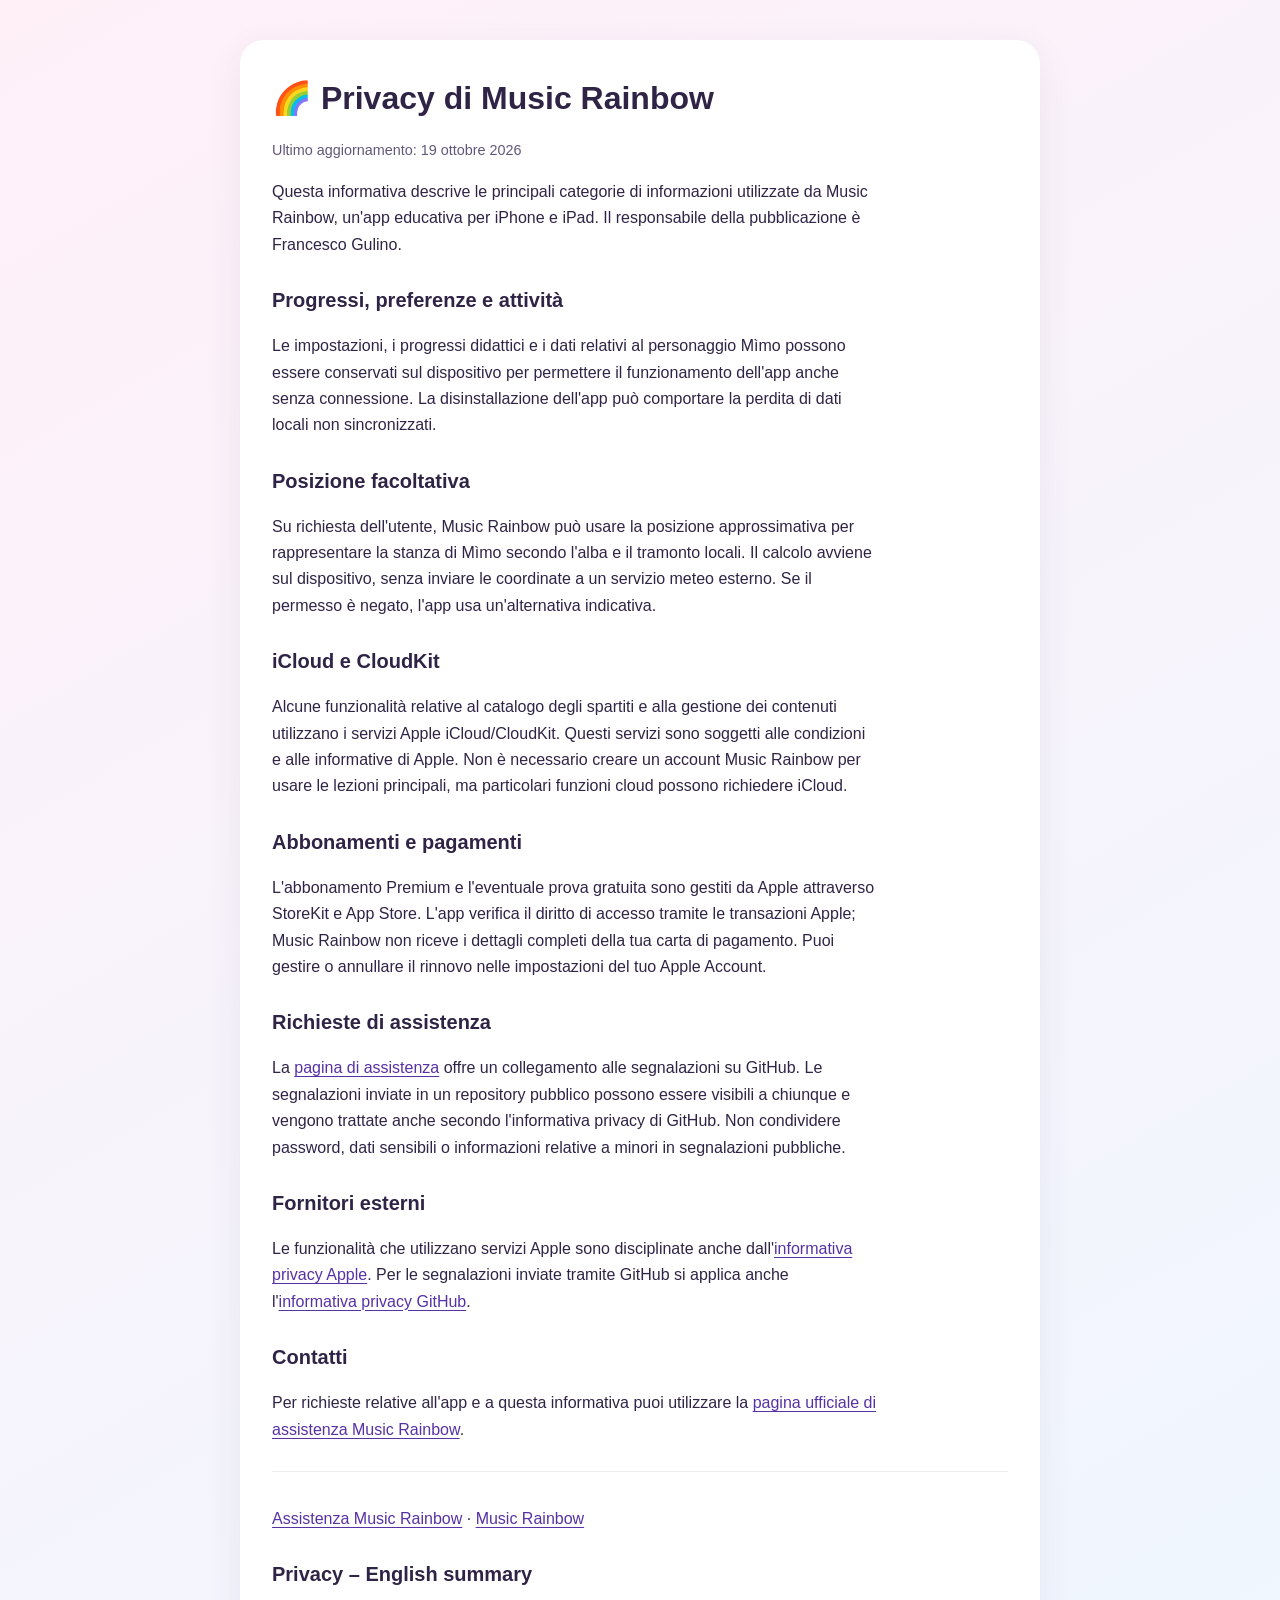
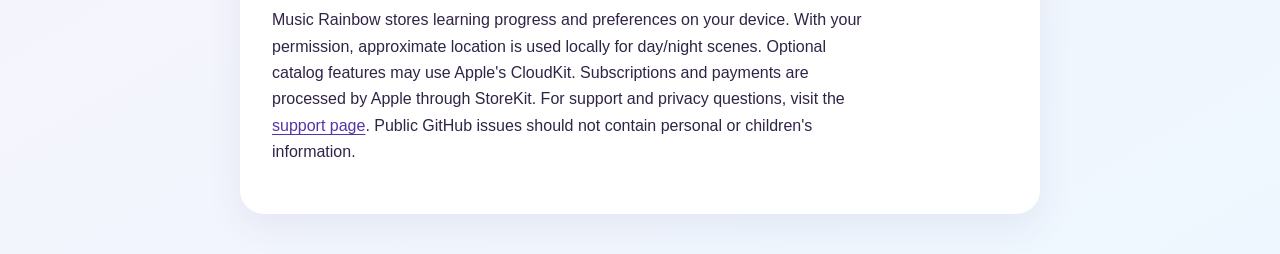
<file: privacy.html>
<!doctype html>
<html lang="it">
<head>
<meta charset="utf-8">
<meta name="viewport" content="width=device-width,initial-scale=1">
<meta name="description" content="Informativa sulla privacy di Music Rainbow per iPhone e iPad">
<title>Privacy – Music Rainbow</title>
<style>
:root{color-scheme:light}*{box-sizing:border-box}body{margin:0;background:linear-gradient(150deg,#fff0f8,#eef7ff);color:#302446;font:16px/1.65 -apple-system,BlinkMacSystemFont,Segoe UI,sans-serif}main{max-width:800px;margin:40px auto;padding:32px;background:white;border-radius:24px;box-shadow:0 12px 36px #463b6b14}h1{font-size:2rem;margin:0 0 8px}h2{font-size:1.25rem;margin:26px 0 10px}p,li{max-width:68ch}a{color:#5632a5;text-underline-offset:3px}.muted{color:#615879;font-size:.9rem}footer{margin-top:28px;padding-top:18px;border-top:1px solid #eee}@media(max-width:680px){main{margin:12px;padding:22px;border-radius:18px}}
</style>
</head>
<body><main>
<h1>🌈 Privacy di Music Rainbow</h1>
<p class="muted">Ultimo aggiornamento: 19 ottobre 2026</p>
<p>Questa informativa descrive le principali categorie di informazioni utilizzate da Music Rainbow, un'app educativa per iPhone e iPad. Il responsabile della pubblicazione è Francesco Gulino.</p>
<h2>Progressi, preferenze e attività</h2>
<p>Le impostazioni, i progressi didattici e i dati relativi al personaggio Mìmo possono essere conservati sul dispositivo per permettere il funzionamento dell'app anche senza connessione. La disinstallazione dell'app può comportare la perdita di dati locali non sincronizzati.</p>
<h2>Posizione facoltativa</h2>
<p>Su richiesta dell'utente, Music Rainbow può usare la posizione approssimativa per rappresentare la stanza di Mìmo secondo l'alba e il tramonto locali. Il calcolo avviene sul dispositivo, senza inviare le coordinate a un servizio meteo esterno. Se il permesso è negato, l'app usa un'alternativa indicativa.</p>
<h2>iCloud e CloudKit</h2>
<p>Alcune funzionalità relative al catalogo degli spartiti e alla gestione dei contenuti utilizzano i servizi Apple iCloud/CloudKit. Questi servizi sono soggetti alle condizioni e alle informative di Apple. Non è necessario creare un account Music Rainbow per usare le lezioni principali, ma particolari funzioni cloud possono richiedere iCloud.</p>
<h2>Abbonamenti e pagamenti</h2>
<p>L'abbonamento Premium e l'eventuale prova gratuita sono gestiti da Apple attraverso StoreKit e App Store. L'app verifica il diritto di accesso tramite le transazioni Apple; Music Rainbow non riceve i dettagli completi della tua carta di pagamento. Puoi gestire o annullare il rinnovo nelle impostazioni del tuo Apple Account.</p>
<h2>Richieste di assistenza</h2>
<p>La <a href="./supporto.html">pagina di assistenza</a> offre un collegamento alle segnalazioni su GitHub. Le segnalazioni inviate in un repository pubblico possono essere visibili a chiunque e vengono trattate anche secondo l'informativa privacy di GitHub. Non condividere password, dati sensibili o informazioni relative a minori in segnalazioni pubbliche.</p>
<h2>Fornitori esterni</h2>
<p>Le funzionalità che utilizzano servizi Apple sono disciplinate anche dall'<a href="https://www.apple.com/legal/privacy/">informativa privacy Apple</a>. Per le segnalazioni inviate tramite GitHub si applica anche l'<a href="https://docs.github.com/en/site-policy/privacy-policies/github-general-privacy-statement">informativa privacy GitHub</a>.</p>
<h2>Contatti</h2>
<p>Per richieste relative all'app e a questa informativa puoi utilizzare la <a href="./supporto.html">pagina ufficiale di assistenza Music Rainbow</a>.</p>
<footer><p><a href="./supporto.html">Assistenza Music Rainbow</a> · <a href="./">Music Rainbow</a></p></footer>
<section lang="en" aria-label="English summary"><h2>Privacy – English summary</h2><p>Music Rainbow stores learning progress and preferences on your device. With your permission, approximate location is used locally for day/night scenes. Optional catalog features may use Apple's CloudKit. Subscriptions and payments are processed by Apple through StoreKit. For support and privacy questions, visit the <a href="./supporto.html">support page</a>. Public GitHub issues should not contain personal or children's information.</p></section>
</main></body></html>
</file>
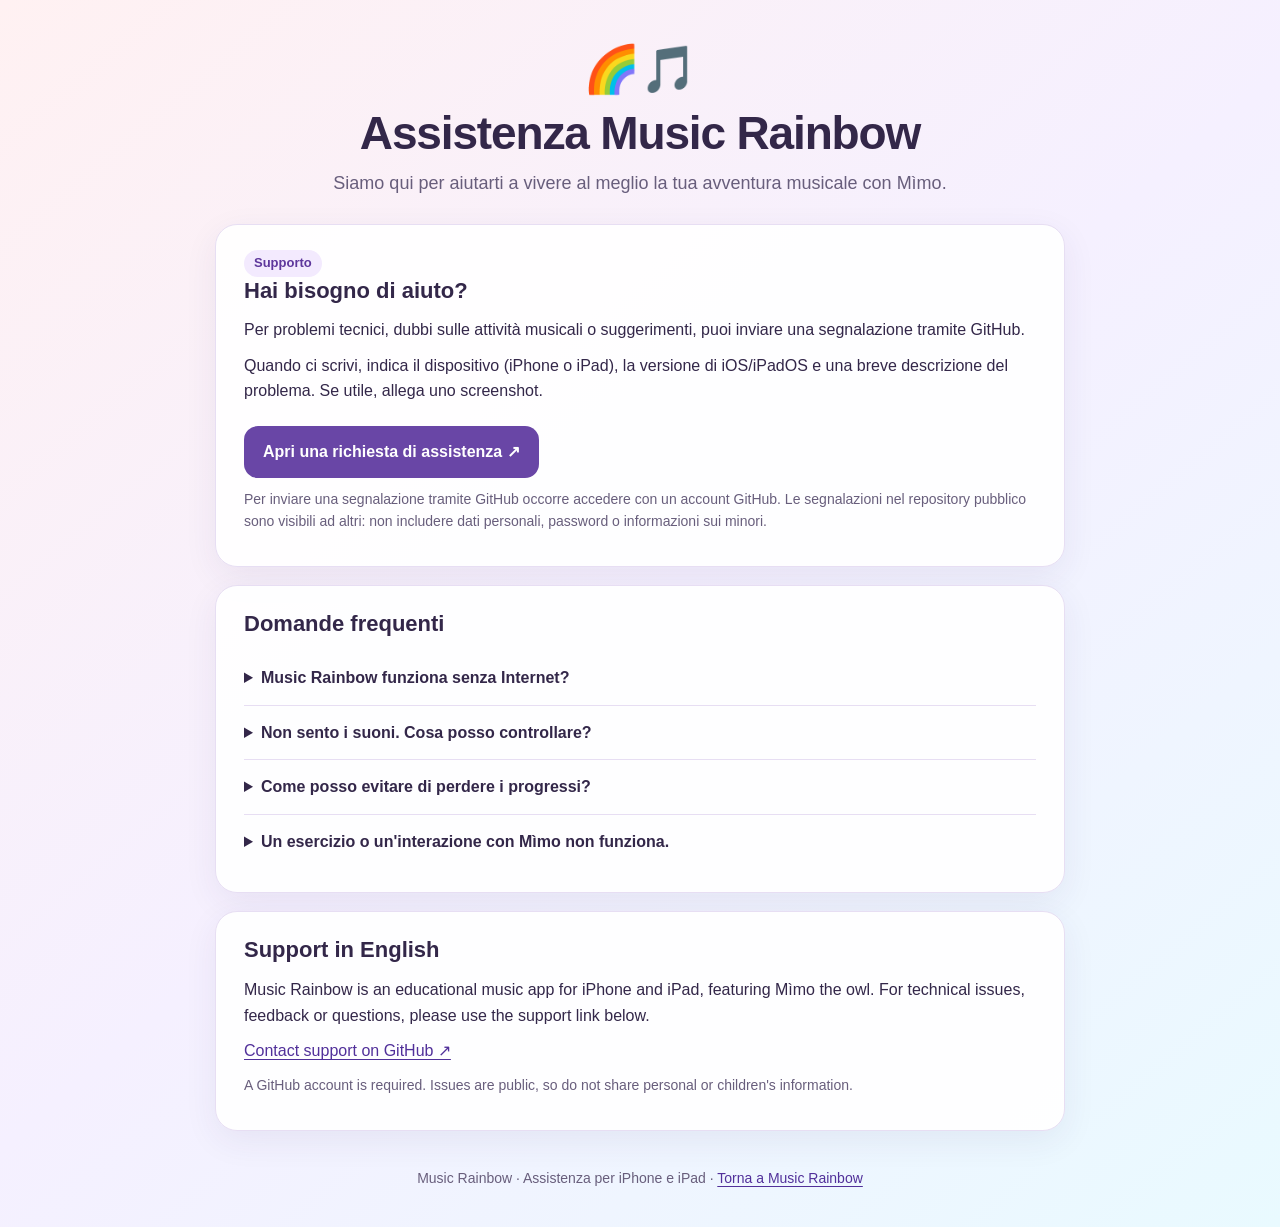
<file: supporto.html>
<!doctype html>
<html lang="it">
<head>
  <meta charset="utf-8">
  <meta name="viewport" content="width=device-width, initial-scale=1">
  <meta name="color-scheme" content="light">
  <meta name="theme-color" content="#8059bd">
  <meta name="description" content="Assistenza per Music Rainbow: aiuto, domande frequenti e segnalazioni per iPhone e iPad.">
  <title>Assistenza | Music Rainbow</title>
  <style>
    :root { color-scheme: light; --ink:#332749; --muted:#685e7c; --violet:#7350b5; --line:#e7def3; --white:#fff; }
    * { box-sizing:border-box; }
    body { margin:0; color:var(--ink); font:16px/1.6 -apple-system,BlinkMacSystemFont,"Segoe UI",sans-serif; background:linear-gradient(140deg,#fff1f2 0%,#f5f0ff 50%,#e9faff 100%); min-height:100vh; }
    a { color:#51309a; text-underline-offset:3px; }
    a:focus-visible { outline:3px solid #3972e6; outline-offset:3px; border-radius:4px; }
    .wrap { width:min(850px,calc(100% - 32px)); margin:auto; }
    header { padding:42px 0 26px; text-align:center; }
    .rainbow { font-size:46px; line-height:1.2; display:block; margin-bottom:10px; }
    h1 { font-size:clamp(30px,5vw,46px); margin:0 0 8px; line-height:1.17; letter-spacing:-.025em; }
    .lead { font-size:18px; color:var(--muted); margin:8px auto 0; max-width:620px; }
    main { display:grid; gap:18px; padding-bottom:36px; }
    section { background:rgba(255,255,255,.94); border:1px solid var(--line); border-radius:22px; padding:24px 28px; box-shadow:0 10px 34px rgba(62,38,103,.07); }
    h2 { margin:0 0 12px; font-size:22px; line-height:1.3; }
    p { margin:10px 0; }
    ul { margin:10px 0; padding-left:22px; }
    li + li { margin-top:8px; }
    .button { display:inline-block; padding:13px 19px; margin-top:12px; border-radius:14px; color:white; text-decoration:none; font-weight:700; background:#6946a6; }
    .button:hover { background:#513584; }
    .note { color:var(--muted); font-size:14px; }
    .tag { display:inline-block; padding:3px 10px; background:#f3eafe; color:#5e379c; border-radius:999px; font-size:13px; font-weight:700; }
    details { border-top:1px solid var(--line); padding:14px 0; }
    details:first-of-type { border-top:0; }
    summary { cursor:pointer; font-weight:650; }
    footer { color:var(--muted); text-align:center; padding:0 12px 38px; font-size:14px; }
    .en { border-left:4px solid #b1e5f4; padding-left:14px; margin-top:18px; }
    @media (max-width:520px) { header { padding-top:30px; } section { padding:21px 19px; } .lead { font-size:16px; } }
  </style>
</head>
<body>
  <div class="wrap">
    <header>
      <span class="rainbow" aria-hidden="true">🌈🎵</span>
      <h1>Assistenza Music Rainbow</h1>
      <p class="lead">Siamo qui per aiutarti a vivere al meglio la tua avventura musicale con Mìmo.</p>
    </header>
    <main>
      <section aria-labelledby="contact">
        <span class="tag">Supporto</span>
        <h2 id="contact">Hai bisogno di aiuto?</h2>
        <p>Per problemi tecnici, dubbi sulle attività musicali o suggerimenti, puoi inviare una segnalazione tramite GitHub.</p>
        <p>Quando ci scrivi, indica il dispositivo (iPhone o iPad), la versione di iOS/iPadOS e una breve descrizione del problema. Se utile, allega uno screenshot.</p>
        <a class="button" href="https://github.com/gulinodesign-maker/RainbowPlayIphone/issues/new" rel="noopener noreferrer">Apri una richiesta di assistenza ↗</a>
        <p class="note">Per inviare una segnalazione tramite GitHub occorre accedere con un account GitHub. Le segnalazioni nel repository pubblico sono visibili ad altri: non includere dati personali, password o informazioni sui minori.</p>
      </section>
      <section aria-labelledby="faq">
        <h2 id="faq">Domande frequenti</h2>
        <details>
          <summary>Music Rainbow funziona senza Internet?</summary>
          <p>Le attività e le risorse incorporate nell'app sono progettate per funzionare anche offline. Alcune funzioni collegate a servizi online possono richiedere una connessione.</p>
        </details>
        <details>
          <summary>Non sento i suoni. Cosa posso controllare?</summary>
          <p>Controlla il volume del dispositivo, la modalità silenziosa e l'eventuale collegamento a cuffie o altoparlanti Bluetooth. Poi riapri l'attività interessata.</p>
        </details>
        <details>
          <summary>Come posso evitare di perdere i progressi?</summary>
          <p>Non disinstallare l'app come tentativo di risolvere un problema: potresti perdere dati salvati localmente. Contattaci prima di eliminare l'app o i suoi dati.</p>
        </details>
        <details>
          <summary>Un esercizio o un'interazione con Mìmo non funziona.</summary>
          <p>Segnala il nome della pagina, le azioni effettuate e ciò che è successo. Questo ci aiuterà a individuare il problema.</p>
        </details>
      </section>
      <section aria-labelledby="english" lang="en">
        <h2 id="english">Support in English</h2>
        <p>Music Rainbow is an educational music app for iPhone and iPad, featuring Mìmo the owl. For technical issues, feedback or questions, please use the support link below.</p>
        <a href="https://github.com/gulinodesign-maker/RainbowPlayIphone/issues/new" rel="noopener noreferrer">Contact support on GitHub ↗</a>
        <p class="note">A GitHub account is required. Issues are public, so do not share personal or children's information.</p>
      </section>
    </main>
    <footer>Music Rainbow · Assistenza per iPhone e iPad · <a href="./">Torna a Music Rainbow</a></footer>
  </div>
</body>
</html>
</file>
